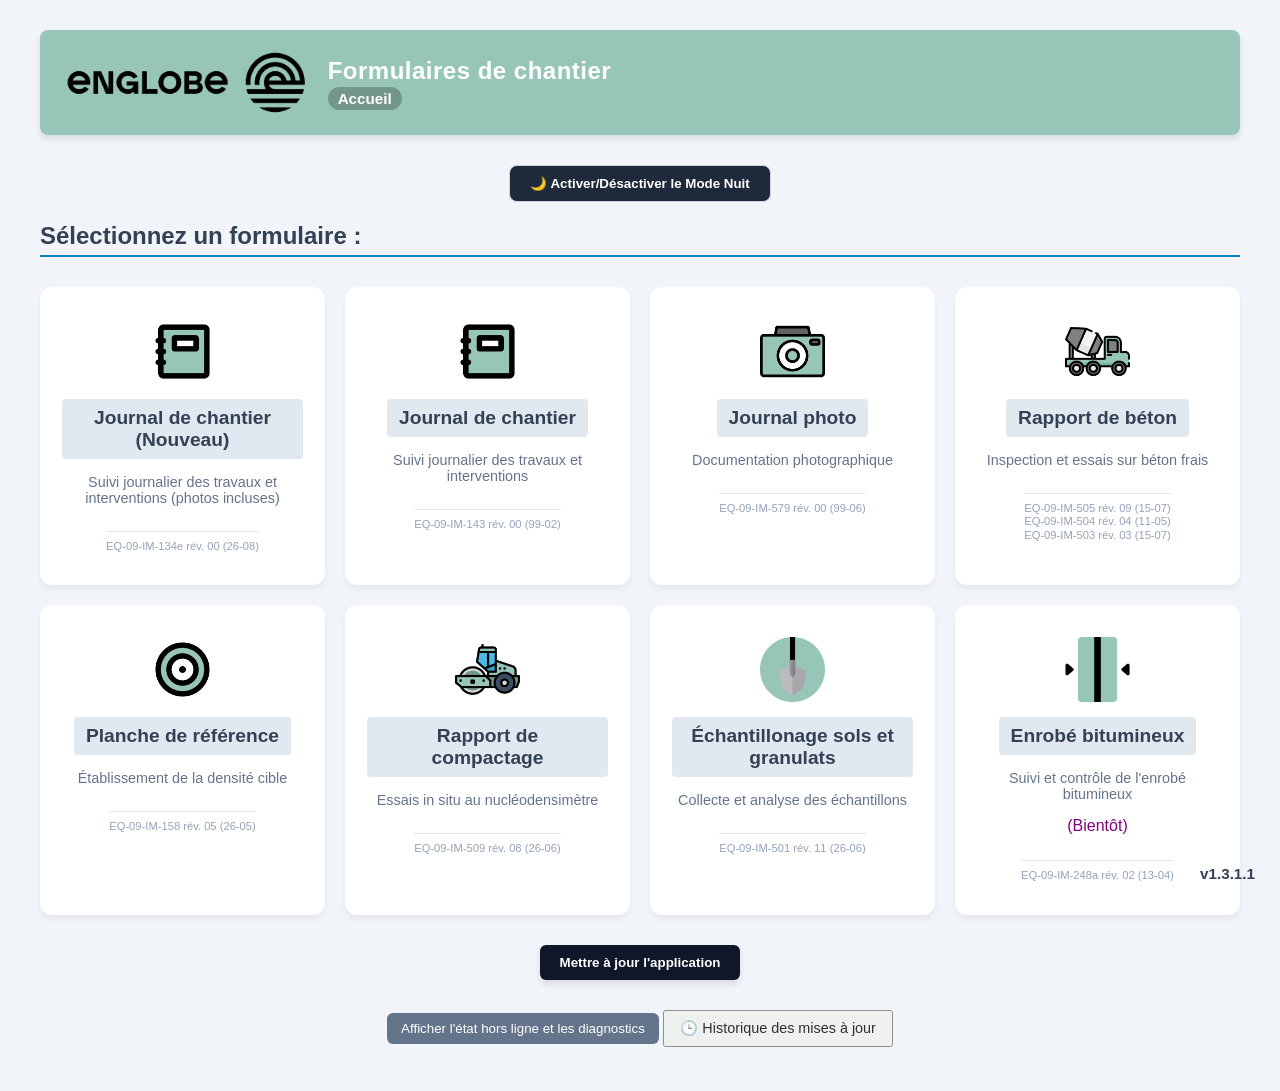
<file: index.html>
<!DOCTYPE html>
<html lang="fr">
<head>
    <meta charset="UTF-8">
    <meta name="viewport" content="width=device-width, initial-scale=1.0, maximum-scale=1.0, user-scalable=no">
    <title>Formulaires de chantier</title>
    
    <link rel="stylesheet" href="styles.css?v=1.0.0.">
    <link rel="manifest" href="manifest.json">
    <link rel="apple-touch-icon" href="logo.png">
    <meta name="apple-mobile-web-app-capable" content="yes">
    <meta name="apple-mobile-web-app-status-bar-style" content="black-translucent">
    <meta name="apple-mobile-web-app-title" content="Chantier">
</head>
<body>

<div id="app-container">

    <!-- En-tête avec la couleur #97c6b9 -->
    <header style="display: flex; align-items: center; gap: 15px; background: #97c6b9; color: white; padding: 15px 20px; border-radius: 8px; margin-bottom: 30px; margin-top: 10px; box-shadow: 0 4px 6px rgba(0,0,0,0.1);">
        <img src="[data-uri]" alt="Logo" style="height: 75px; padding: 5px; border-radius: 4px;"> 
        <div style="display: flex; flex-direction: column; gap: 5px;">
            <h1 style="margin: 0; font-size: 1.5rem; letter-spacing: 0.5px;">Formulaires de chantier</h1>
            <div><span style="font-size: 0.95rem; font-weight: bold; background: #73968c; padding: 3px 10px; border-radius: 12px;">Accueil</span></div>
        </div>
    </header>

    <button onclick="toggleDarkMode()" style="text-align: center; margin-left: auto; margin-right: auto;background: #1e293b; color: white; border: 1px solid #cbd5e1; padding: 10px 20px; border-radius: 8px; font-weight: bold; cursor: pointer; display: flex; align-items: center; gap: 10px; margin-bottom: 20px;">
    🌙 Activer/Désactiver le Mode Nuit
    </button>

    <h2 style="color: #334155; margin-bottom: 20px;">Sélectionnez un formulaire :</h2>

    <div class="dashboard-grid">
        
        <!-- APPLICATION : JOURNAL NEW -->
        <a href="index_journal.html" class="app-card">
            <img src="logo_journal.png" alt="Journal_new" class="app-icon-img">
            <h3 class="app-title">Journal de chantier (Nouveau)</h3>
            <p class="app-desc">Suivi journalier des travaux et interventions (photos incluses)</p>
            <div style="margin-top: 10px; padding-top: 8px; border-top: 1px solid #e2e8f0; font-size: 0.7rem; color: #94a3b8; line-height: 1.2;">
                EQ-09-IM-134e rév. 00 (26-08)
            </div>
        </a>

        <!-- APPLICATION : JOURNAL OLD -->
        <a href="index_journal_old.html" class="app-card">
            <img src="logo_journal.png" alt="Journal_old" class="app-icon-img">
            <h3 class="app-title">Journal de chantier</h3>
            <p class="app-desc">Suivi journalier des travaux et interventions</p>
            <div style="margin-top: 10px; padding-top: 8px; border-top: 1px solid #e2e8f0; font-size: 0.7rem; color: #94a3b8; line-height: 1.2;">
                EQ-09-IM-143 rév. 00 (99-02)
            </div>
        </a>

        <!-- APPLICATION : JOURNALPHOTO -->
        <a href="index_photo.html" class="app-card">
            <img src="logo_photo.png" alt="Journal_photo" class="app-icon-img">
            <h3 class="app-title">Journal photo</h3>
            <p class="app-desc">Documentation photographique</p>
            <div style="margin-top: 10px; padding-top: 8px; border-top: 1px solid #e2e8f0; font-size: 0.7rem; color: #94a3b8; line-height: 1.2;">
                EQ-09-IM-579 rév. 00 (99-06)
            </div>
        </a>
        
        <!-- APPLICATION : BÉTON -->
        <a href="index_beton.html" class="app-card">
            <img src="logo_beton.png" alt="Béton" class="app-icon-img">
            <h3 class="app-title">Rapport de béton</h3>
            <p class="app-desc">Inspection et essais sur béton frais</p>
            <div style="margin-top: 10px; padding-top: 8px; border-top: 1px solid #e2e8f0; font-size: 0.7rem; color: #94a3b8; line-height: 1.2;">
                EQ-09-IM-505 rév. 09 (15-07)<br>
                EQ-09-IM-504 rév. 04 (11-05)<br>
                EQ-09-IM-503 rév. 03 (15-07)
            </div>
        </a>

        <!-- APPLICATION : PLANCHE DE RÉFÉRENCE -->
        <a href="index_planche.html" class="app-card">
            <img src="logo_planche.png" alt="Planche" class="app-icon-img">
            <h3 class="app-title">Planche de référence</h3>
            <p class="app-desc">Établissement de la densité cible</p>
            <div style="margin-top: 10px; padding-top: 8px; border-top: 1px solid #e2e8f0; font-size: 0.7rem; color: #94a3b8; line-height: 1.2;">
                EQ-09-IM-158 rév. 05 (26-05)
            </div>
        </a>

        <!-- APPLICATION : COMPACTAGE -->
        <a href="index_compaction.html" class="app-card">
            <img src="logo_compaction.png" alt="Compactage" class="app-icon-img">
            <h3 class="app-title">Rapport de compactage</h3>
            <p class="app-desc">Essais in situ au nucléodensimètre</p>
            <div style="margin-top: 10px; padding-top: 8px; border-top: 1px solid #e2e8f0; font-size: 0.7rem; color: #94a3b8; line-height: 1.2;">
                EQ-09-IM-509 rév. 08 (26-06)
            </div>
        </a>
  
        <!-- APPLICATION : ECHANTILLONAGE SOLS ET GRANULATS -->
        <a href="index_echsolgra.html" class="app-card">
            <img src="logo_echsolgra.png" alt="Échantillonage" class="app-icon-img">
            <h3 class="app-title">Échantillonage sols et granulats</h3>
            <p class="app-desc">Collecte et analyse des échantillons</p>
            <div style="margin-top: 10px; padding-top: 8px; border-top: 1px solid #e2e8f0; font-size: 0.7rem; color: #94a3b8; line-height: 1.2;">
                EQ-09-IM-501 rév. 11 (26-06)
            </div>
        </a>

        <!-- APPLICATION : PAVAGE -->
        <a href="index_pavage.html" class="app-card">  
            <img src="logo_enrob.png" alt="Pavage" class="app-icon-img">
            <h3 class="app-title">Enrobé bitumineux</h3>
            <p class="app-desc">Suivi et contrôle de l'enrobé bitumineux</p>
            <span style="color:purple">(Bientôt)</span>
            <div style="margin-top: 10px; padding-top: 8px; border-top: 1px solid #e2e8f0; font-size: 0.7rem; color: #94a3b8; line-height: 1.2;">
                EQ-09-IM-248a rév. 02 (13-04)
            </div>
        </a>

    

        <!-- PLACEHOLDER : NOUVELLE APPLICATION --> <!--
        <a href="javascript:void(0)" class="app-card new-app-card" style="cursor: default;">
            <div class="app-icon-img" style="display:flex; justify-content:center; align-items:center; font-size: 3rem; color: #94a3b8;">➕</div>
            <h3 class="app-title" style="color: #64748b;">Nouveau Formulaire</h3>
            <p class="app-desc">Emplacement pour une future application</p>
        </a> -->

    </div>
</div>

<button onclick="forceAppUpdate()" style="background: #0f172a; color: white; padding: 10px 20px; border-radius: 6px; font-weight: bold; border: none; cursor: pointer; display: block; margin: 20px auto; box-shadow: 0 4px 6px rgba(0,0,0,0.1);">
    Mettre à jour l'application
</button>

<div>
    <span id="app-version" style="position: fixed; bottom: 15px; right: 15px; z-index: 9999; font-size: 0.95rem; font-weight: bold; padding: 3px 10px; border-radius: 12px; ">v1.3.1.1</span>
</div>

<div style="text-align: center; margin: 12px auto 24px;">
    <button id="diagnostics-toggle" type="button" onclick="toggleDiagnostics()" style="background: #64748b; color: white; padding: 8px 14px; border-radius: 6px; border: none; cursor: pointer;">
        Afficher l'état hors ligne et les diagnostics
    </button>
    <div id="diagnostics-panel" hidden style="max-width: 620px; margin: 12px auto 0; padding: 12px; text-align: left; background: #f1f5f9; color: #334155; border-radius: 6px; font-size: 0.9rem; white-space: pre-line;"></div>
    <button onclick="window.location.href='changelog.html'" style="margin-top: 10px; font-size: 0.9em; padding: 8px 15px; opacity: 0.8;">
    🕒 Historique des mises à jour
    </button>
</div>
 
<script>
    const APP_VERSION = 'v1.3.1.1';

    if ('serviceWorker' in navigator) {
        window.addEventListener('load', () => {
            navigator.serviceWorker.register('./sw.js')
                .catch(() => showToast("Impossible d'activer le mode hors ligne.", "error"));
        });
    }

    async function toggleDiagnostics() {
        const panel = document.getElementById('diagnostics-panel');
        const button = document.getElementById('diagnostics-toggle');
        if (!panel || !button) return;

        if (!panel.hidden) {
            panel.hidden = true;
            button.textContent = "Afficher l'état hors ligne et les diagnostics";
            return;
        }

        panel.hidden = false;
        button.textContent = "Masquer l'état hors ligne et les diagnostics";
        panel.textContent = "Vérification de l'état de l'application...";

        const lines = [
            `Version de l'application : ${APP_VERSION}`,
            `Connexion réseau : ${navigator.onLine ? "En ligne" : "Hors ligne"}`,
            `Service Worker : ${'serviceWorker' in navigator ? "Disponible" : "Non disponible"}`
        ];

        if ('serviceWorker' in navigator) {
            const registration = await navigator.serviceWorker.getRegistration();
            lines.push(`Service Worker actif : ${registration && registration.active ? registration.active.state : "Non actif"}`);
            lines.push(`Page contrôlée : ${navigator.serviceWorker.controller ? "Oui" : "Non"}`);
        }

        if ('caches' in window) {
            const cacheNames = await caches.keys();
            lines.push(`Caches disponibles : ${cacheNames.length ? cacheNames.join(", ") : "Aucun"}`);
            const appCacheName = cacheNames.find((name) => name.startsWith('hub-inspection-'));
            if (appCacheName) {
                const appCache = await caches.open(appCacheName);
                lines.push(`Fichiers en cache : ${(await appCache.keys()).length}`);
            } else {
                lines.push("Fichiers en cache : Aucun cache de l'application");
            }
        }

        const reportPrefixes = [
            ["Rapports béton", ["englobe_"]],
            ["Rapports compactage", ["compactage_"]],
            ["Rapports planche", ["planche_"]],
            ["Rapports échantillonnage", ["echsolgra_"]]
        ];
        reportPrefixes.forEach(([label, prefixes]) => {
            let count = 0;
            for (let i = 0; i < localStorage.length; i += 1) {
                const key = localStorage.key(i);
                if (!key) continue;
                if (prefixes.some((prefix) => key.startsWith(prefix))) {
                    count += 1;
                    continue;
                }
                if (key.startsWith("ID_")) {
                    try {
                        const report = JSON.parse(localStorage.getItem(key));
                        if (report && typeof report.displayName === "string" &&
                            prefixes.some((prefix) => report.displayName.startsWith(prefix))) count += 1;
                    } catch (error) {
                        console.warn("Rapport ignoré dans le diagnostic", key, error);
                    }
                }
            }
            lines.push(`${label} : ${count}`);
        });

        if (navigator.storage && navigator.storage.estimate) {
            const estimate = await navigator.storage.estimate();
            const usedMb = ((estimate.usage || 0) / 1024 / 1024).toFixed(2);
            const quotaMb = estimate.quota ? (estimate.quota / 1024 / 1024).toFixed(0) : "?";
            lines.push(`Stockage local utilisé : ${usedMb} Mo / ${quotaMb} Mo`);
            if (estimate.quota && estimate.usage / estimate.quota >= 0.8) {
                lines.push("AVERTISSEMENT : le stockage local dépasse 80 % de la capacité estimée.");
            }
        }

        panel.textContent = lines.join("\n");
    }

    async function forceAppUpdate() {
    if (!navigator.onLine) {
        alert("Vous devez être connecté à Internet (Wi-Fi ou LTE) pour mettre à jour.");
        return;
    }

    if (!confirm("L'application va rechercher et installer la dernière version. Continuer ?")) {
        return;
    }

    const button = document.querySelector('button[onclick="forceAppUpdate()"]');
    if (button) {
        button.disabled = true;
        button.textContent = "Recherche de mise à jour...";
    }

    try {
        if (!('serviceWorker' in navigator)) {
            throw new Error("Service Worker non disponible");
        }

        // 1. CORRECTION ANDROID : On force le re-téléchargement du sw.js en contournant le cache HTTP
        const registrations = await navigator.serviceWorker.getRegistrations();
        for (let reg of registrations) {
            await reg.update(); // Force la vérification serveur en ignorant le cache local
        }

        const registration = await navigator.serviceWorker.ready;
        let updateFound = false;

        registration.addEventListener('updatefound', () => {
            updateFound = true;
            if (button) button.textContent = "Téléchargement...";
            const newWorker = registration.installing;
            
            newWorker.addEventListener('statechange', () => {
                if (newWorker.state === 'installed') {
                    newWorker.postMessage({ type: 'SKIP_WAITING' });
                }
                if (newWorker.state === 'activated') {
                    sessionStorage.setItem('updateResult', `Mise à jour terminée. Version active : ${APP_VERSION}`);
                    window.location.reload();
                }
            });
        }, { once: true });

        // Petit délai pour laisser le temps au navigateur de déclencher 'updatefound' si un nouveau sw.js est trouvé
        setTimeout(() => {
            if (!updateFound && !registration.waiting) {
                showToast(`L'application est déjà à jour (${APP_VERSION}).`, "info");
                if (button) {
                    button.disabled = false;
                    button.textContent = "Mettre à jour l'application";
                }
            } else if (registration.waiting && !updateFound) {
                if (button) button.textContent = "Installation...";
                registration.waiting.postMessage({ type: 'SKIP_WAITING' });
                navigator.serviceWorker.addEventListener('controllerchange', () => {
                    sessionStorage.setItem('updateResult', `Mise à jour terminée. Version active : ${APP_VERSION}`);
                    window.location.reload();
                }, { once: true });
            }
        }, 1500);

    } catch (error) {
        console.error("Échec de la mise à jour", error);
        if (button) {
            button.disabled = false;
            button.textContent = "Mettre à jour l'application";
        }
        showToast("La mise à jour a échoué. Réessayez avec une connexion stable.", "error");
    }
}

    // 1. IL FAUT LA FONCTION TOAST ICI AUSSI POUR LE HUB
    function showToast(message, type = 'success') {
        const toast = document.createElement('div');
        toast.className = `toast-notification toast-${type} show`;
        toast.innerText = message;
        document.body.appendChild(toast);
        setTimeout(() => {
            toast.classList.remove('show');
            setTimeout(() => { if (document.body.contains(toast)) toast.remove(); }, 500);
        }, 3000);
    }

    // 1. Vérifier la mémoire au chargement de la page
    document.addEventListener('DOMContentLoaded', () => {
        if (localStorage.getItem('darkMode') === 'enabled') {
            document.body.classList.add('dark-mode');
        }
        const updateResult = sessionStorage.getItem('updateResult');
        if (updateResult) {
            sessionStorage.removeItem('updateResult');
            showToast(updateResult, "success");
        }
    });

    // 2. La fonction reliée au bouton
    function toggleDarkMode() {
        // Ajoute ou retire la classe "dark-mode" sur le corps de la page
        document.body.classList.toggle('dark-mode');
        
        // Vérifie si le mode est activé ou non
        const isDark = document.body.classList.contains('dark-mode');
        
        // Sauvegarde le choix dans la tablette
        localStorage.setItem('darkMode', isDark ? 'enabled' : 'disabled');
        
        // Si vous avez gardé la fonction Toast, on peut l'utiliser !
        if (typeof showToast === "function") {
            showToast(isDark ? "Mode Nuit activé" : "Mode Jour activé", "info");
        }
    }


</script>

</body>
</html>
</file>
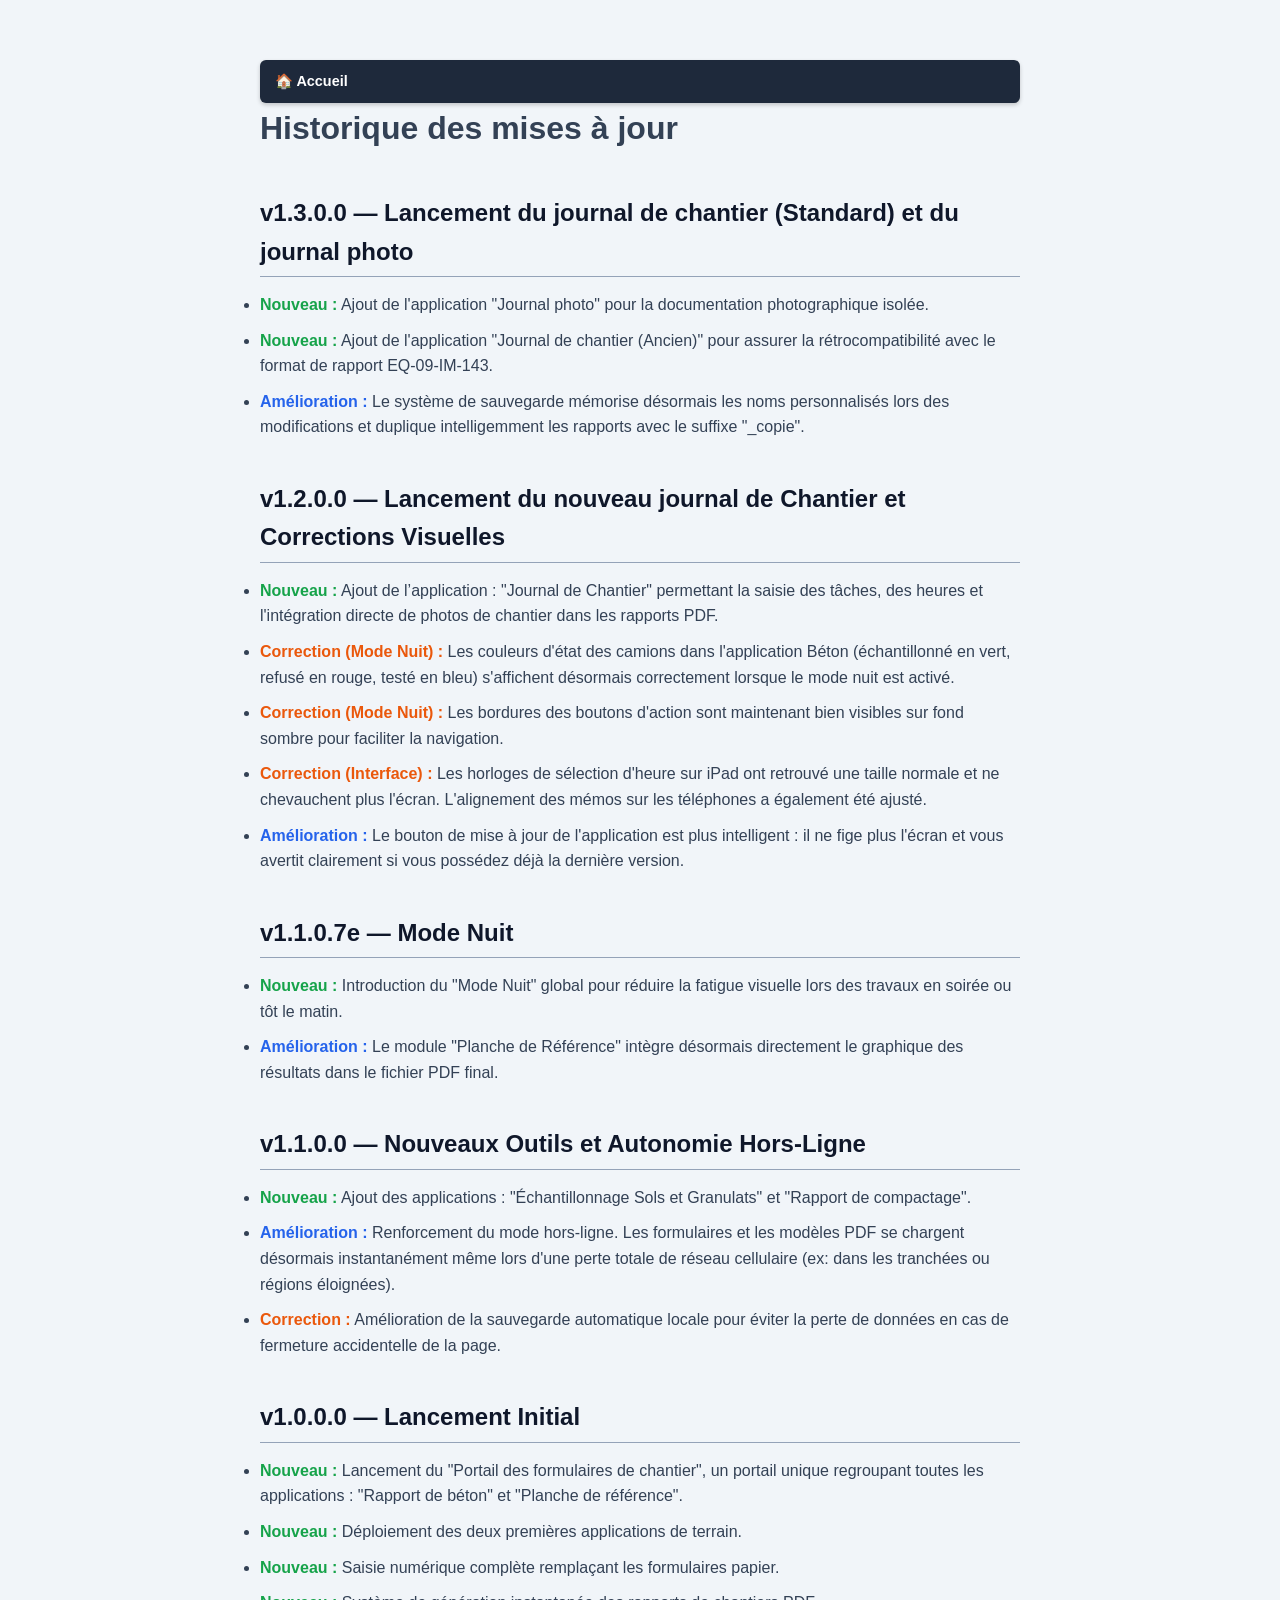
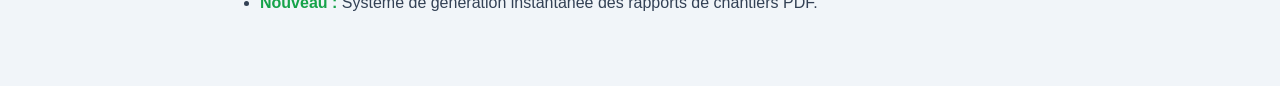
<file: changelog.html>
<!DOCTYPE html>
<html lang="fr">
<head>
    <meta charset="UTF-8">
    <meta name="viewport" content="width=device-width, initial-scale=1.0">
    <title>Historique des mises à jour - Hub Inspection</title>
    <link rel="stylesheet" href="styles.css">
    <style>
        .changelog-container {
            max-width: 800px;
            margin: 20px auto;
            padding: 20px;
            line-height: 1.6;
        }
        .version-title {
            border-bottom: 1px solid #94a3b8;
            padding-bottom: 5px;
            margin-top: 40px;
            color: #0f172a;
        }
        body.dark-mode .version-title {
            color: #f1f5f9;
            border-bottom: 1px solid #475569;
        }
        .changelog-list li {
            margin-bottom: 10px;
        }
        .tag-nouveau { color: #16a34a; font-weight: bold; }
        .tag-correction { color: #ea580c; font-weight: bold; }
        .tag-amelioration { color: #2563eb; font-weight: bold; }
        
        body.dark-mode .tag-nouveau { color: #4ade80; }
        body.dark-mode .tag-correction { color: #fb923c; }
        body.dark-mode .tag-amelioration { color: #60a5fa; }
    </style>
</head>
<body>
    <div class="changelog-container">
        
        <a class="home-button" href="index.html" style="text-align: center; margin-left: auto; background: #1e293b; color: white; text-decoration: none; padding: 10px 15px; border-radius: 6px; font-weight: bold; font-size: 0.9rem; display: flex; align-items: center; box-shadow: 0 2px 4px rgba(0,0,0,0.2);">
            🏠 Accueil
        </a>
        
        <h1 style="margin-bottom: 10px;">Historique des mises à jour</h1>

        <!-- v1.3.0.0 -->
        <h2 class="version-title">v1.3.0.0 — Lancement du journal de chantier (Standard) et du journal photo</h2>
        <ul class="changelog-list">
            <li><span class="tag-nouveau">Nouveau :</span> Ajout de l'application "Journal photo" pour la documentation photographique isolée.</li>
            <li><span class="tag-nouveau">Nouveau :</span> Ajout de l'application "Journal de chantier (Ancien)" pour assurer la rétrocompatibilité avec le format de rapport EQ-09-IM-143.</li>
            <li><span class="tag-amelioration">Amélioration :</span> Le système de sauvegarde mémorise désormais les noms personnalisés lors des modifications et duplique intelligemment les rapports avec le suffixe "_copie".</li>                                                                         
        </ul>
        
        <!-- v1.2.0.0 -->
        <h2 class="version-title">v1.2.0.0 — Lancement du nouveau journal de Chantier et Corrections Visuelles</h2>
        <ul class="changelog-list">
            <li><span class="tag-nouveau">Nouveau :</span> Ajout de l’application : "Journal de Chantier" permettant la saisie des tâches, des heures et l'intégration directe de photos de chantier dans les rapports PDF.</li>
            <li><span class="tag-correction">Correction (Mode Nuit) :</span> Les couleurs d'état des camions dans l'application Béton (échantillonné en vert, refusé en rouge, testé en bleu) s'affichent désormais correctement lorsque le mode nuit est activé.</li>
            <li><span class="tag-correction">Correction (Mode Nuit) :</span> Les bordures des boutons d'action sont maintenant bien visibles sur fond sombre pour faciliter la navigation.</li>
            <li><span class="tag-correction">Correction (Interface) :</span> Les horloges de sélection d'heure sur iPad ont retrouvé une taille normale et ne chevauchent plus l'écran. L'alignement des mémos sur les téléphones a également été ajusté.</li>
            <li><span class="tag-amelioration">Amélioration :</span> Le bouton de mise à jour de l'application est plus intelligent : il ne fige plus l'écran et vous avertit clairement si vous possédez déjà la dernière version.</li>
        </ul>
                                                                    
        <!-- v1.1.0.7e -->
        <h2 class="version-title">v1.1.0.7e — Mode Nuit</h2>
        <ul class="changelog-list">
            <li><span class="tag-nouveau">Nouveau :</span> Introduction du "Mode Nuit" global pour réduire la fatigue visuelle lors des travaux en soirée ou tôt le matin.</li>
            <li><span class="tag-amelioration">Amélioration :</span> Le module "Planche de Référence" intègre désormais directement le graphique des résultats dans le fichier PDF final.</li>
        </ul>
        
        <!-- v1.1.0.0 -->
        <h2 class="version-title">v1.1.0.0 — Nouveaux Outils et Autonomie Hors-Ligne</h2>
        <ul class="changelog-list">
            <li><span class="tag-nouveau">Nouveau :</span> Ajout des applications : "Échantillonnage Sols et Granulats" et "Rapport de compactage".</li>
            <li><span class="tag-amelioration">Amélioration :</span> Renforcement du mode hors-ligne. Les formulaires et les modèles PDF se chargent désormais instantanément même lors d'une perte totale de réseau cellulaire (ex: dans les tranchées ou régions éloignées).</li>
            <li><span class="tag-correction">Correction :</span> Amélioration de la sauvegarde automatique locale pour éviter la perte de données en cas de fermeture accidentelle de la page.</li>
        </ul>
        
        <!-- v1.0.0.0 -->
        <h2 class="version-title">v1.0.0.0 — Lancement Initial</h2>
        <ul class="changelog-list">
            <li><span class="tag-nouveau">Nouveau :</span> Lancement du "Portail des formulaires de chantier", un portail unique regroupant toutes les applications : "Rapport de béton" et "Planche de référence".</li>
            <li><span class="tag-nouveau">Nouveau :</span> Déploiement des deux premières applications de terrain.</li>
            <li><span class="tag-nouveau">Nouveau :</span> Saisie numérique complète remplaçant les formulaires papier.</li>
            <li><span class="tag-nouveau">Nouveau :</span> Système de génération instantanée des rapports de chantiers PDF.</li>
        </ul>
        
    </div>

    <!-- Activation du Mode Nuit -->
    <script>
        if (localStorage.getItem('darkMode') === 'enabled') {
            document.body.classList.add('dark-mode');
        }
    </script>
</body>
</html>
</file>
<file: styles.css>
/* ========================================= */
/* VARIABLES ET RÉINITIALISATION GLOBALE     */
/* ========================================= */
:root {
    --primary: #0284c7;      
    --primary-hover: #0369a1;
    --success: #16a34a;      
    --success-bg: #f0fdf4;
    --warning: #b45309;      
    --danger: #dc2626;       
    --danger-bg: #fef2f2;
    --temoin: #8b5cf6;       
    --temoin-bg: #faf5ff;
    --bg-page: #f1f5f9;      
    --bg-card: #ffffff;
    --border: #cbd5e1;
    --text-main: #334155;
    --text-muted: #64748b;
}

* {
    box-sizing: border-box;
    margin: 0;
    padding: 0;
    font-family: 'Segoe UI', Roboto, Helvetica, Arial, sans-serif;
}

body {
    background-color: var(--bg-page);
    color: var(--text-main);
    padding: 20px;
    font-size: 16px; 
}

#app-container {
    max-width: 1200px; 
    margin: 0 auto;
    background: transparent;
}

/* ========================================= */
/* TYPOGRAPHIE ET EN-TÊTES                   */
/* ========================================= */

/* Empêche les en-têtes principaux de devenir gris/noirs en Mode Nuit */
body.dark-mode header {
    background-color: #97c6b9 !important;
    color: white !important;
}

h2 {
    color: var(--primary);
    margin-bottom: 15px;
    font-size: 1.5rem;
    border-bottom: 2px solid var(--primary);
    padding-bottom: 5px;
}

h3 {
    color: var(--text-main);
    margin-bottom: 15px;
    font-size: 1.2rem;
    background-color: #e2e8f0;
    padding: 8px 12px;
    border-radius: 4px;
}

h4 {
    font-size: 1rem;
    color: var(--text-main);
}

/* ========================================= */
/* BARRE DE NAVIGATION (ONGLETS)             */
/* ========================================= */
#form-navigation {
    display: flex;
    gap: 10px;
    background: var(--bg-card);
    padding: 12px;
    border-radius: 8px;
    box-shadow: 0 2px 4px rgba(0,0,0,0.05);
}

.tab-btn {
    flex: 1;
    padding: 12px 20px;
    font-size: 1.1rem;
    font-weight: bold;
    color: #1e293b;
    background-color: #cbd5e1; 
    border: 2px solid #94a3b8;
    border-radius: 6px;
    cursor: pointer;
    transition: all 0.2s;
}

.tab-btn.active, .tab-btn:hover {
    background-color: var(--primary);
    color: white;
    border-color: var(--primary);
}

/* ========================================= */
/* SECTIONS ET CARTES (FORMULAIRES)          */
/* ========================================= */
.tab-section {
    background: var(--bg-card);
    padding: 25px;
    border-radius: 8px;
    box-shadow: 0 4px 6px rgba(0,0,0,0.05);
}

.form-section {
    margin-bottom: 30px;
    padding: 15px;
    border: 1px solid var(--border);
    border-radius: 6px;
    background: #f8fafc;
}

/* ========================================= */
/* GRILLES ET ALIGNEMENTS                    */
/* ========================================= */
.grid-2 {
    display: grid;
    grid-template-columns: 1fr 1fr;
    gap: 20px;
}

/* ========================================= */
/* INPUTS ET CONTRÔLES                       */
/* ========================================= */
.input-group {
    display: flex;
    flex-direction: column;
    justify-content: flex-end; /* Force l'input à rester aligné vers le bas */
    height: 100%; /* Permet d'utiliser tout l'espace disponible de la grille */
    margin-bottom: 15px;
}

.input-group label {
    display: block;
    font-weight: bold;
    margin-bottom: 5px;
    color: var(--text-main);
    font-size: 0.95rem;
    text-align: left;
}

input[type="text"],
input[type="number"],
input[type="date"],
input[type="time"],
select,
textarea {
    width: 100%;
    height: 44px;
    padding: 10px 12px;
    border: 1px solid var(--border);
    border-radius: 4px;
    font-size: 1rem;
    background-color: white;
    transition: border-color 0.2s;
    box-sizing: border-box;
    min-width: 0; 
    max-width: 100%;
}

input:focus,
select:focus,
textarea:focus {
    outline: none;
    border-color: var(--primary);
    box-shadow: 0 0 0 2px rgba(2, 132, 199, 0.2);
}

textarea {
    resize: vertical;
    min-height: 80px;
    height: auto; 
}

/* ========================================= */
/* CASES À COCHER (CHECKBOXES)               */
/* ========================================= */
.checkbox-group {
    display: flex;
    flex-direction: column;
    gap: 8px;
    margin-bottom: 10px;
}

.checkbox-group label {
    display: flex;
    align-items: center;
    gap: 10px;
    font-size: 1rem;
    cursor: pointer;
}

input[type="checkbox"] {
    width: 22px !important;
    height: 22px !important;
    flex-shrink: 0 !important; 
    cursor: pointer;
    accent-color: var(--primary);
    margin: 0;
}

/* ========================================= */
/* STYLES SPÉCIFIQUES DES CARTES             */
/* ========================================= */
.truck-card {
    border: 2px solid #94a3b8; /* Gris / Slate 400 */
    border-radius: 8px;
    padding: 15px;
    margin-bottom: 15px;
    background: #f8fafc; /* Gris très clair / Slate 50 */
    transition: background-color 0.3s, border-color 0.3s;
}
.truck-card.truck-status-refused {
    border-color: #dc2626 !important;
    background-color: #fecaca !important;
}
.truck-card.truck-status-sampled {
    border-color: #16a34a !important;
    background-color: #bbf7d0 !important;
}
.truck-card.truck-status-tested {
    border-color: #0284c7 !important;
    background-color: #bae6fd !important;
}
.truck-card > .accordion-header {
    background-color: #e2e8f0 !important;
}
.truck-card .input-group {
    margin-bottom: 0; 
}

.sample-card {
    border: 2px solid var(--success);
    border-radius: 8px;
    padding: 20px;
    margin-bottom: 25px;
    background: var(--success-bg);
}
.sample-card h3 {
    background-color: #dcfce7;
    color: var(--success);
}

.temoin-only-card {
    border: 2px solid var(--temoin);
    border-radius: 8px;
    padding: 20px;
    margin-bottom: 25px;
    background: var(--temoin-bg);
}
.temoin-only-card h3,
.temoin-only-card h4 {
    background-color: #f3e8ff;
    color: var(--temoin);
}

/* --- ACCORDÉONS --- */
.accordion-header {
    background-color: #e0f2fe;
    padding: 12px 15px;
    display: flex;
    justify-content: space-between;
    align-items: center;
    cursor: pointer;
    border-bottom: 1px solid #bae6fd;
}
.accordion-content {
    display: none;
    padding: 15px;
}
.accordion-content.active {
    display: block;
}
.chevron {
    transition: transform 0.3s ease;
    font-size: 1.2rem;
    color: #0284c7;
}
.chevron.rotated {
    transform: rotate(-90deg);
}

/* ========================================= */
/* BOUTONS D'ACTION                          */
/* ========================================= */
button[onclick^="add"] {
    padding: 12px 20px;
    font-size: 1rem;
    border-radius: 6px;
    box-shadow: 0 2px 4px rgba(0,0,0,0.1);
    transition: transform 0.1s, filter 0.2s;
}
button[onclick^="add"]:active {
    transform: scale(0.98);
}
button[onclick^="add"]:hover {
    filter: brightness(110%);
}

/* ========================================= */
/* RESPONSIVITÉ MOBILE (CORRECTIFS iPHONE/iPAD)*/
/* ========================================= */
@media (max-width: 820px) {
    
    /* 1. PROTECTION ABSOLUE DU JAVASCRIPT */
    .temoin-container[style*="display: none"],
    .temoin-container[style*="display:none"],
    *[style*="display: none"], 
    *[style*="display:none"] {
        display: none !important;
    }

    /* 2. ESPACE GLOBAL */
    body, #app-container {
        padding: 4px !important; 
        overflow-x: hidden !important; 
    }
    .tab-section {
        padding: 15px 10px !important; 
    }

    /* 3. EN-TÊTE ET NAVIGATION */
    header, .bg-primary {
        display: flex !important;
        flex-direction: column !important;
        align-items: center !important;
        text-align: center !important;
        height: auto !important;
        padding: 15px 10px !important;
    }
    #main-logo {
        margin: 0 auto 10px auto !important;
        max-width: 90% !important;
    }
    #form-navigation {
        flex-direction: column !important; 
    }
    .tab-btn {
        width: 100% !important;
        margin-bottom: 8px !important;
    }

    /* 4. TRUCK CARDS : ALIGNEMENT PAR LE BAS DE TOUTES LES LIGNES */
    .truck-card > div:not(.accordion-content):not(.accordion-header),
    .truck-card .accordion-content > div:not(.truck-toggles-container) {
        display: flex !important;
        flex-direction: row !important;
        align-items: flex-end !important;
        gap: 6px !important;
        width: 100% !important;
        margin-bottom: 10px !important;
        flex-wrap: nowrap !important;
    }

    /* Protection absolue de l'accordéon sur mobile */
    .accordion-content { display: none !important; }
    .accordion-content.active { display: block !important; }

    .truck-card .input-group {
        flex: 1 1 0% !important;
        min-width: 0 !important;
        margin-bottom: 0 !important;
    }
    .truck-card .input-group:has(.truck-remarques-select) {
        flex: 1 1 100% !important;
        margin-top: 8px !important;
    }
    .truck-card .input-group label {
        font-size: 0.8rem !important;
        line-height: 1.15 !important;
        margin-bottom: 4px !important;
    }
    .truck-remarks-controls {
        flex-wrap: wrap !important;
    }
    .truck-remarks-controls .truck-remarques-list {
        flex: 1 1 100% !important;
        min-width: 100% !important;
        width: 100% !important;
    }
    .truck-remarks-controls button {
        flex: 1 1 auto !important;
        min-height: 42px !important;
    }
    .truck-card > div:has(input[type="checkbox"]) {
        align-items: center !important;
        flex-wrap: wrap !important;
    }

    /* 4.1. ALIGNEMENT DES INPUTS D'ÉCHANTILLON DANS LA CARTE CAMION */
    .truck-sample-fields > div {
        display: flex !important;
        flex-direction: column !important;
        align-items: stretch !important;
        gap: 10px !important;
    }
    .truck-sample-fields > div > div {
        flex: 1 1 100% !important;
        min-width: 100% !important;
    }
    .truck-sample-fields label {
        font-size: 0.8rem !important;
        line-height: 1.15 !important;
        margin-bottom: 4px !important;
    }

    /* 5. FORM 3 : CONDITIONS INITIALES ET SOUS-SECTIONS */
    .sample-card .form-section div[style*="grid-template-columns: 1fr 1fr"]:not([style*="2fr"]),
    .temoin-only-card div[style*="grid-template-columns: 1fr 1fr"]:not([style*="2fr"]) {
        display: flex !important;
        flex-direction: column !important;
        gap: 15px !important;
    }
    .grid-2 {
        display: flex !important;
        flex-direction: column !important;
        gap: 15px !important;
    }

    /* 6. NETTOYAGE DES INPUTS TEMPS/DATE APPLE */
    input[type="date"], input[type="time"] {
        -webkit-appearance: none !important; 
        min-width: 0 !important;
    }
    input[type="time"]::-webkit-clear-button,
    input[type="time"]::-webkit-inner-spin-button,
    input[type="date"]::-webkit-clear-button,
    input[type="date"]::-webkit-inner-spin-button {
        display: none !important;
    }
}

/* ========================================== */
/* STYLES DU DASHBOARD (HUB PRINCIPAL)        */
/* ========================================== */
.dashboard-grid {
    display: grid;
    grid-template-columns: repeat(auto-fit, minmax(250px, 1fr));
    gap: 20px;
    padding: 10px 0;
}
.app-card {
    background: white;
    border-radius: 12px;
    padding: 30px 20px;
    text-align: center;
    text-decoration: none;
    color: #334155;
    box-shadow: 0 4px 6px rgba(0,0,0,0.05);
    border: 2px solid transparent;
    transition: transform 0.2s, box-shadow 0.2s, border-color 0.2s;
    display: flex;
    flex-direction: column;
    align-items: center;
    gap: 15px;
}
.app-card:active, .app-card:hover {
    transform: translateY(-5px);
    box-shadow: 0 8px 15px rgba(0,0,0,0.1);
    border-color: #97c6b9; 
}
.app-icon-img { 
    width: 65px; 
    height: 65px; 
    object-fit: contain; 
}
.app-title { font-size: 1.2rem; font-weight: bold; margin: 0; }
.app-desc { font-size: 0.9rem; color: #64748b; margin: 0; }

.new-app-card {
    background: #f8fafc;
    border: 2px dashed #cbd5e1;
    box-shadow: none;
}
.new-app-card:hover, .new-app-card:active {
    border-color: #97c6b9;
    background: #f0fdfa;
}

/* --- NOTIFICATIONS TOAST --- */
.toast-notification {
    visibility: hidden;
    min-width: 250px;
    background-color: #1e293b; /* Gris très foncé */
    color: #f8fafc;
    text-align: center;
    border-radius: 8px;
    padding: 16px;
    position: fixed;
    z-index: 10000;
    left: 50%;
    bottom: 40px;
    transform: translateX(-50%);
    box-shadow: 0 10px 15px -3px rgba(0, 0, 0, 0.2);
    font-size: 1rem;
    font-weight: bold;
}

/* Couleurs selon le contexte */
.toast-success { border-bottom: 4px solid #22c55e; } /* Vert */
.toast-error { border-bottom: 4px solid #ef4444; } /* Rouge */
.toast-info { border-bottom: 4px solid #0ea5e9; } /* Bleu */

/* Animation d'apparition et disparition */
.toast-notification.show {
    visibility: visible;
    animation: slideInUp 0.4s ease-out, fadeOut 0.5s ease-in 2.5s;
}

@keyframes slideInUp {
    from { bottom: 0; opacity: 0; }
    to { bottom: 40px; opacity: 1; }
}
@keyframes fadeOut {
    from { bottom: 40px; opacity: 1; }
    to { bottom: 40px; opacity: 0; }
}

/* --- MODE NUIT (CORRIGÉ) --- */
body.dark-mode {
    background-color: #0f172a; 
    color: #f8fafc;
}

/* 1. Main containers and cards */
body.dark-mode #form-navigation,
body.dark-mode .tab-section,
body.dark-mode .form-section,
body.dark-mode .app-card,
body.dark-mode .new-app-card {
    background-color: #1e293b;
    border-color: #334155;
}

/* 2. Specific forms (Keeping the color hierarchy but dark) */
body.dark-mode .truck-card {
    background-color: #172554; /* Very dark blue */
    border-color: #1e3a8a;
}
body.dark-mode .truck-card.truck-status-refused {
    border-color: #f87171 !important;
    background-color: #450a0a !important;
}
body.dark-mode .truck-card.truck-status-sampled {
    border-color: #4ade80 !important;
    background-color: #052e16 !important;
}
body.dark-mode .truck-card.truck-status-tested {
    border-color: #38bdf8 !important;
    background-color: #082f49 !important;
}
body.dark-mode .truck-card > .accordion-header {
    background-color: #334155 !important;
}
body.dark-mode .home-button {
    border: 1px solid #94a3b8 !important;
    box-shadow: 0 2px 4px rgba(0, 0, 0, 0.35) !important;
}
body.dark-mode .sample-card {
    background-color: #064e3b; /* Very dark green */
    border-color: #047857;
}
body.dark-mode .temoin-only-card {
    background-color: #3b0764; /* Very dark purple */
    border-color: #6b21a8;
}

/* 3. Headers and Accordions */
body.dark-mode h2 { border-bottom-color: #38bdf8; color: #38bdf8; }
body.dark-mode h3 { background-color: #334155; color: #f8fafc; }
body.dark-mode h4 { color: #f8fafc; }
body.dark-mode .sample-card h3 { background-color: #047857; color: white; }
body.dark-mode .temoin-only-card h3, 
body.dark-mode .temoin-only-card h4 { background-color: #6b21a8; color: white; }
body.dark-mode .accordion-header { background-color: #1e3a8a; border-bottom-color: #172554; }
body.dark-mode .truck-header-summary,
body.dark-mode .form-instructions,
body.dark-mode .truck-legend,
body.dark-mode .page-numbering {
    color: #f8fafc !important;
}
body.dark-mode .truck-legend span {
    color: #7dd3fc !important;
}
body.dark-mode .truck-legend span:nth-of-type(2) {
    color: #86efac !important;
}
body.dark-mode .truck-legend span:nth-of-type(3) {
    color: #fca5a5 !important;
}
body.dark-mode #truck-pagination-controls {
    background-color: #334155 !important;
}
body.dark-mode #save-manager button,
body.dark-mode #truck-pagination-controls button,
body.dark-mode .collapse-trucks-button {
    border: 1px solid #94a3b8 !important;
    box-shadow: 0 1px 2px rgba(0, 0, 0, 0.35);
}

/* 4. Navigation Tabs */
body.dark-mode .tab-btn { background-color: #334155; color: #cbd5e1; border-color: #475569; }
body.dark-mode .tab-btn.active, 
body.dark-mode .tab-btn:hover { background-color: #0284c7; color: white; border-color: #0284c7; }

/* 5. Inputs and Textareas */
body.dark-mode input, 
body.dark-mode select, 
body.dark-mode textarea {
    background-color: #0f172a;
    color: #ffffff;
    border-color: #475569;
}
body.dark-mode input:focus,
body.dark-mode select:focus,
body.dark-mode textarea:focus {
    border-color: #38bdf8;
    box-shadow: 0 0 0 2px rgba(56, 189, 248, 0.2);
}

/* 6. Text and Labels */
body.dark-mode label, 
body.dark-mode .app-desc, 
body.dark-mode .accordion-header {
    color: #cbd5e1;
}
body.dark-mode #save-manager label,
body.dark-mode #last-saved-status {
    color: #e2e8f0 !important;
}
body.dark-mode .app-title,
body.dark-mode .chevron {
    color: #f8fafc;
}

/* 7. Forcer l'écrasement des couleurs écrites directement dans le HTML (SAUF LE HEADER) */
body.dark-mode [style*="background"]:not(header):not(header *) {
    background: #1e293b !important;
    color: #f8fafc !important;
    border-color: #334155 !important;
}

/* Force le header à rester vert (Sécurité maximale avec sélecteur fort) */
body.dark-mode header,
body.dark-mode header[style] {
    background: #97c6b9 !important;
    color: white !important;
}

/* Le bouton "Accueil" des formulaires doit rester bleu nuit */
body.dark-mode header a.home-button {
    background: #1e293b !important;
    color: white !important;
}

/* La petite bulle "Accueil" sur le hub doit garder son vert d'origine */
body.dark-mode header span[style] {
    background: #73968c !important;
    color: white !important;
}

/* Inversion du logo (sombre vers blanc) */
body.dark-mode header img {
    filter: invert(1);
    mix-blend-mode: screen;
}
</file>
